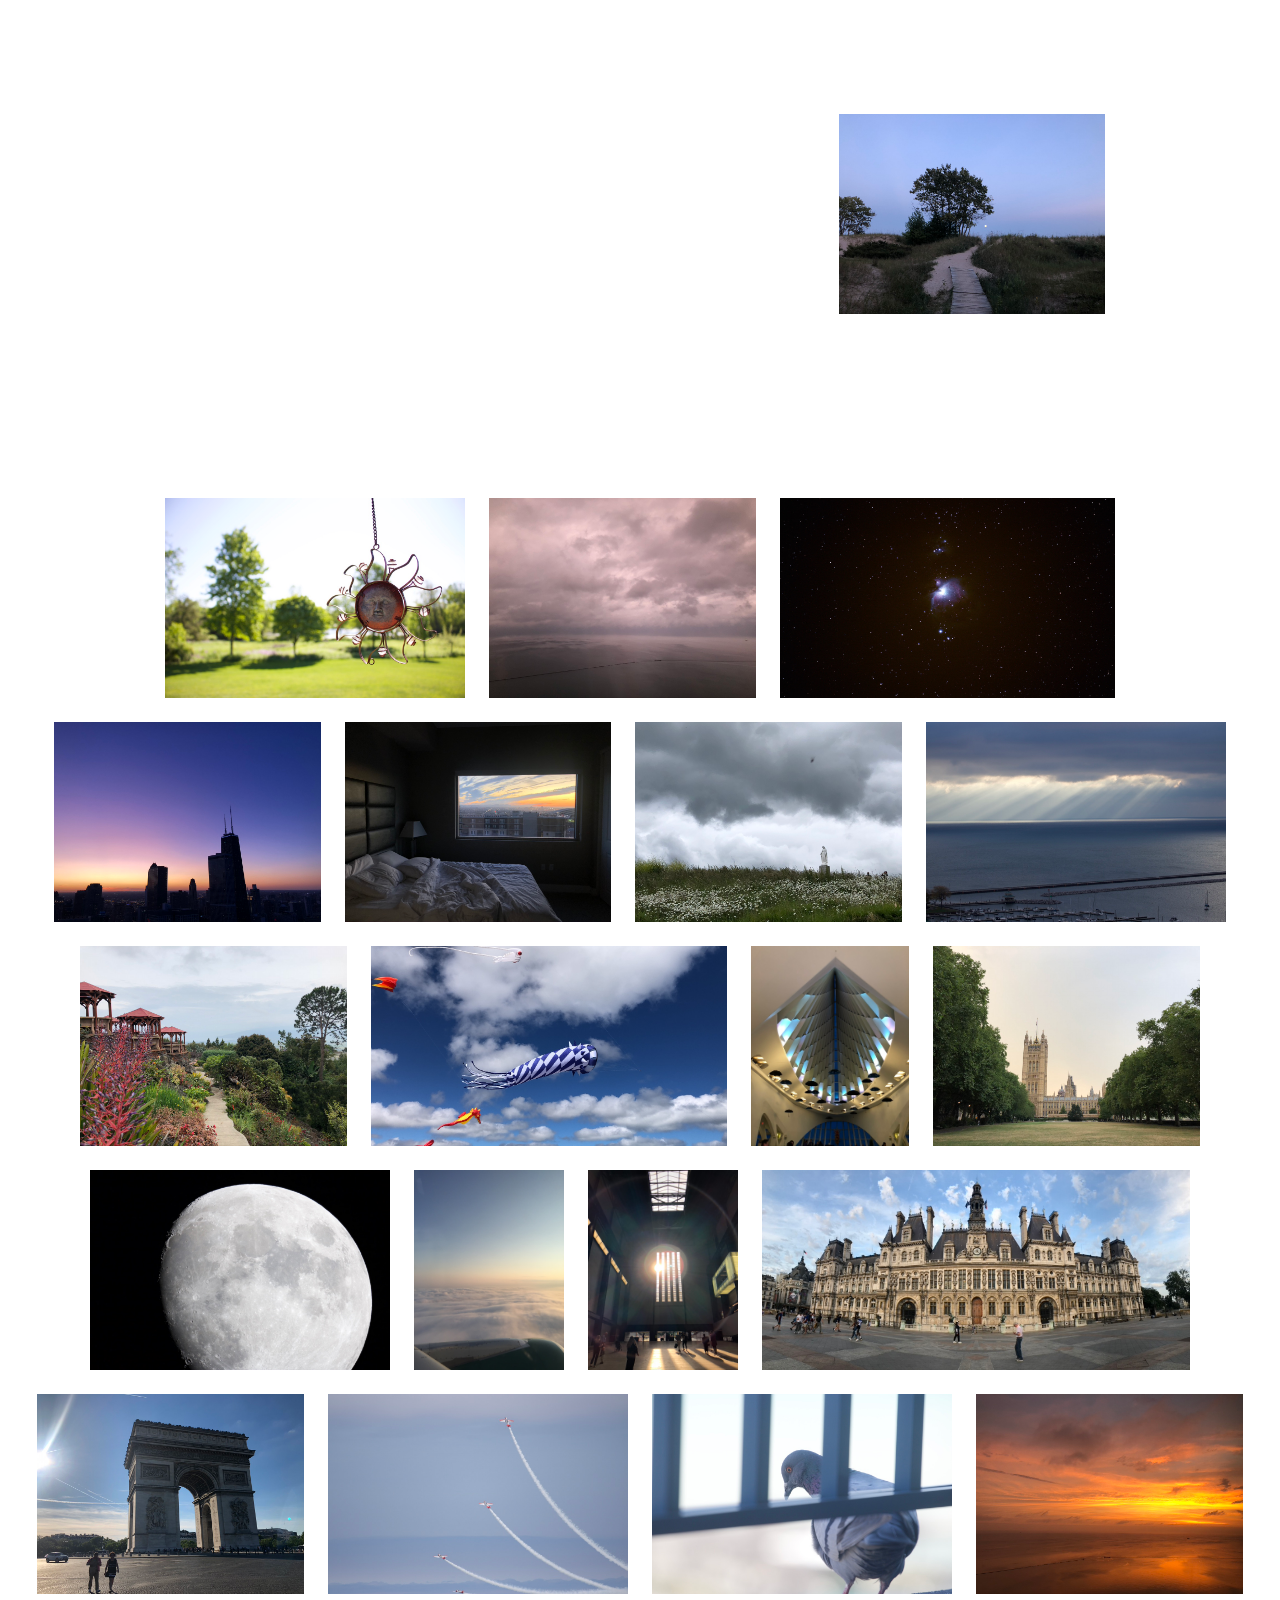
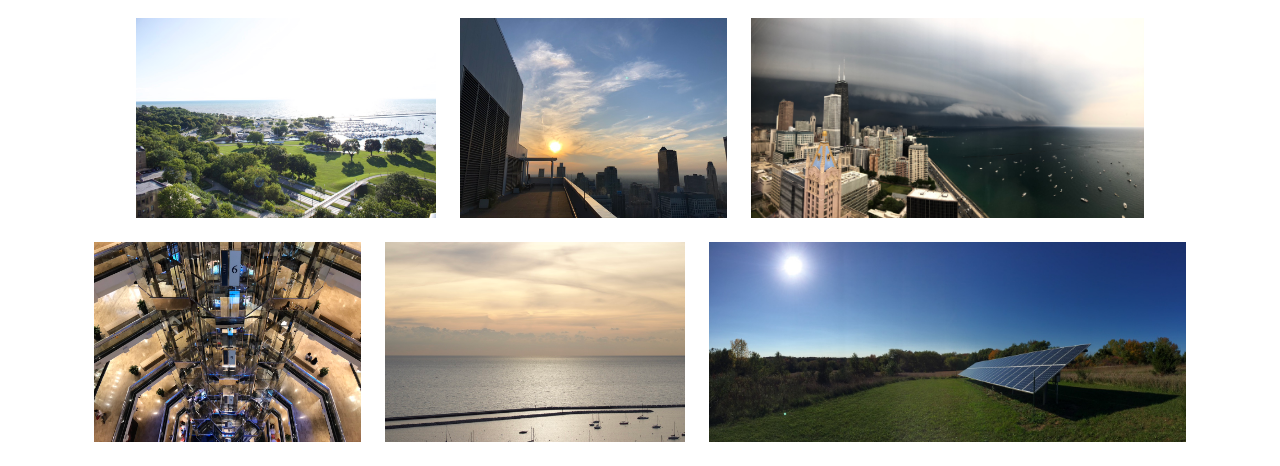
<file: sight.html>
<!DOCTYPE html>
<html lang="en">
<head>
	<meta charset="utf-8">
	<link rel="stylesheet" href="style.css">
	<script defer src="lightbox.js"></script>
	<title>Sight</title>
</head>
<html class="sight-bg">
<body>
	<nav class="header-area">
		<ul class="menu">
			<li><a href="index.html">Home</a></li>
			<li><a href="#">Sight</a></li>
			<li class="logo">James</li>
			<li><a href="#">Sound</a></li>
			<li><a href="contact.html">Contact</a></li>
		</ul>
	</nav>

	<!-- Image Gallery -->
	<br><br><br><br><br>
	<div class="gallery-grid">

		<iframe src="https://player.vimeo.com/video/816779980?h=9a4343739c" width="640" height="360" frameborder="0" allow="autoplay; fullscreen; picture-in-picture" allowfullscreen></iframe>

		<img class="gallery-img" src="Sight/andrae.jpeg">
		<img class="gallery-img" src="Sight/sun.jpeg">
		<img class="gallery-img" src="Sight/nova.jpeg">
		<img class="gallery-img" src="Sight/m42.jpeg">
		<img class="gallery-img" src="Sight/blue chi.jpeg">
		<img class="gallery-img" src="Sight/wake.jpeg">
		<img class="gallery-img" src="Sight/arromanches.jpeg">
		<img class="gallery-img" src="Sight/ray.jpeg">
		<img class="gallery-img" src="Sight/brunch.jpeg">
		<img class="gallery-img" src="Sight/sky.jpeg">
		<img class="gallery-img" src="Sight/mam.jpeg">
		<img class="gallery-img" src="Sight/parliament.jpeg">
		<img class="gallery-img" src="Sight/moon.jpeg">
		<img class="gallery-img" src="Sight/river.jpeg">
		<img class="gallery-img" src="Sight/tate.jpeg">
		<img class="gallery-img" src="Sight/l'hotel.jpeg">
		<img class="gallery-img" src="Sight/triumph.jpeg">
		<img class="gallery-img" src="Sight/up.jpeg">
		<img class="gallery-img" src="Sight/down.jpeg">
		<img class="gallery-img" src="Sight/orange.jpeg">
		<img class="gallery-img" src="Sight/day.jpeg">
		<img class="gallery-img" src="Sight/axis.jpeg">
		<img class="gallery-img" src="Sight/arcus.jpeg">
		<img class="gallery-img" src="Sight/fractal.jpeg">
		<img class="gallery-img" src="Sight/afternoon.jpeg">
		<img class="gallery-img" src="Sight/stable.jpeg">

	</div>

</body>
</html>
</file>
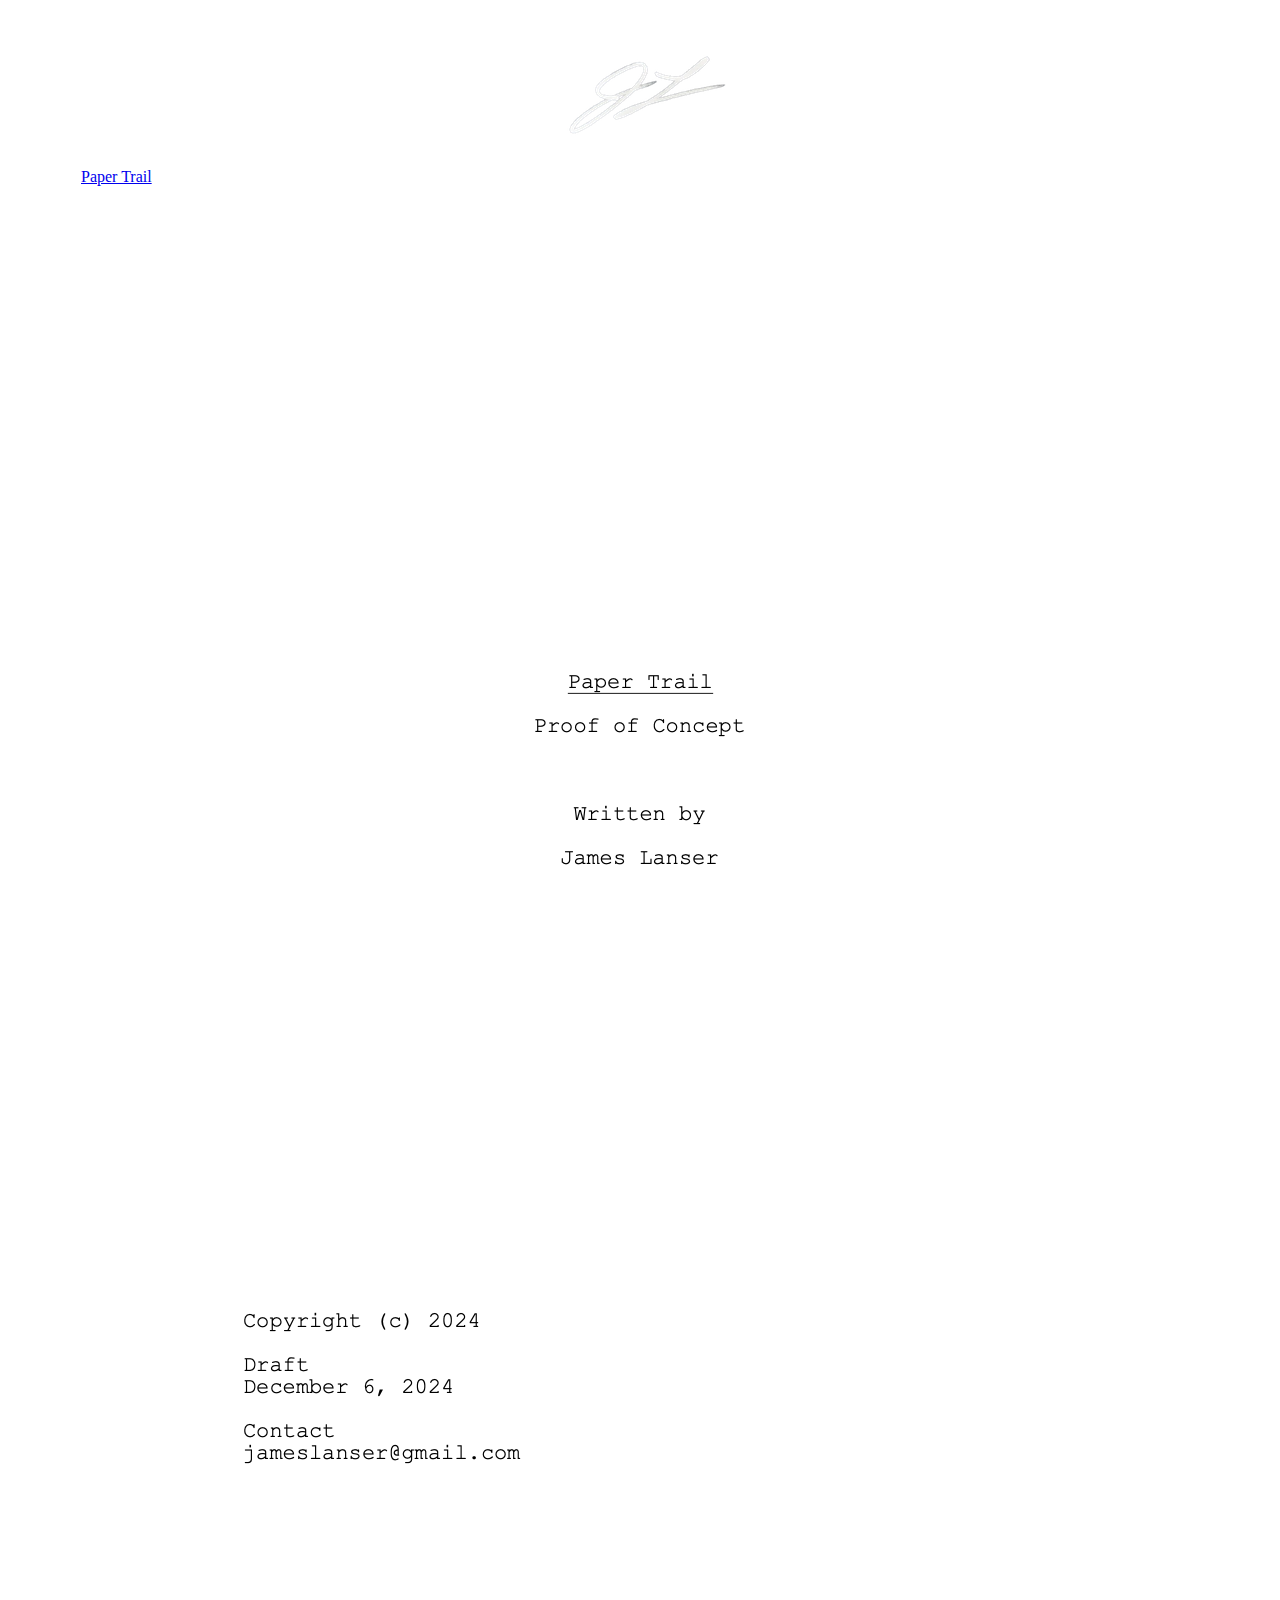
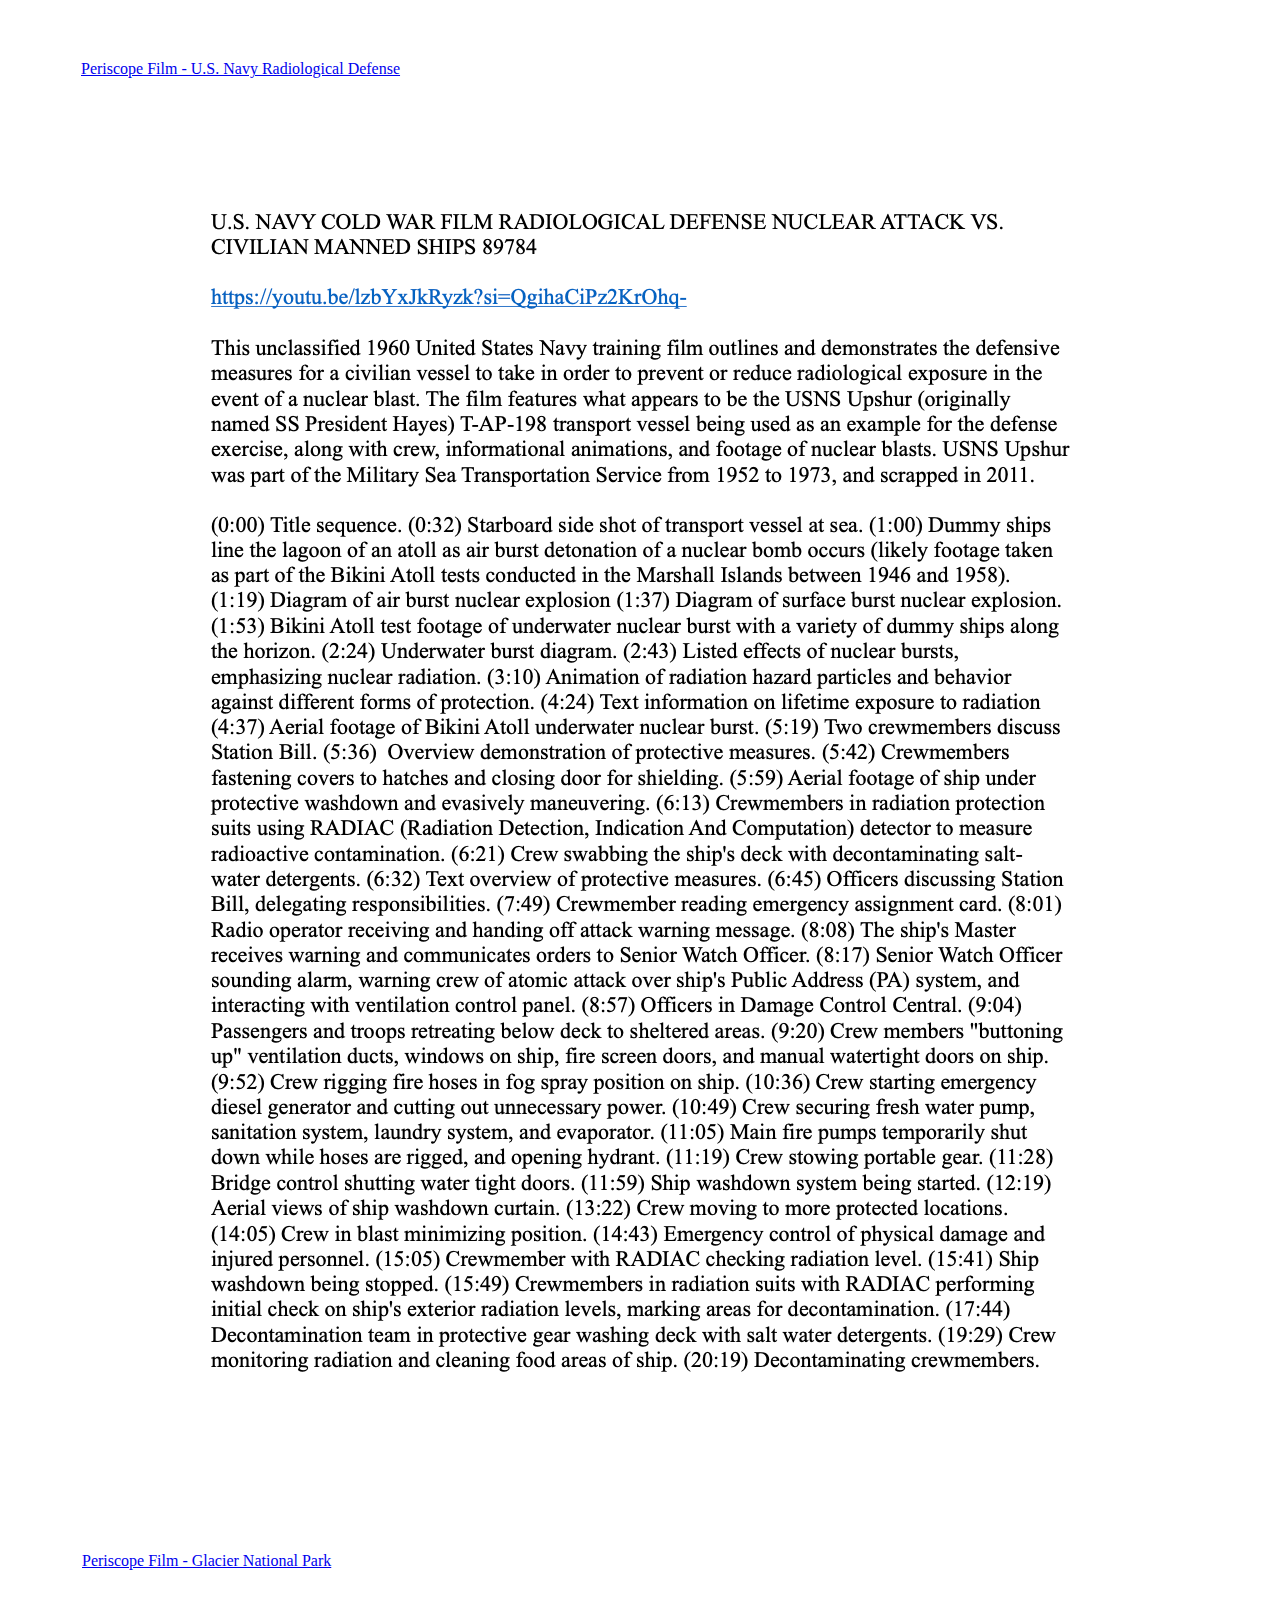
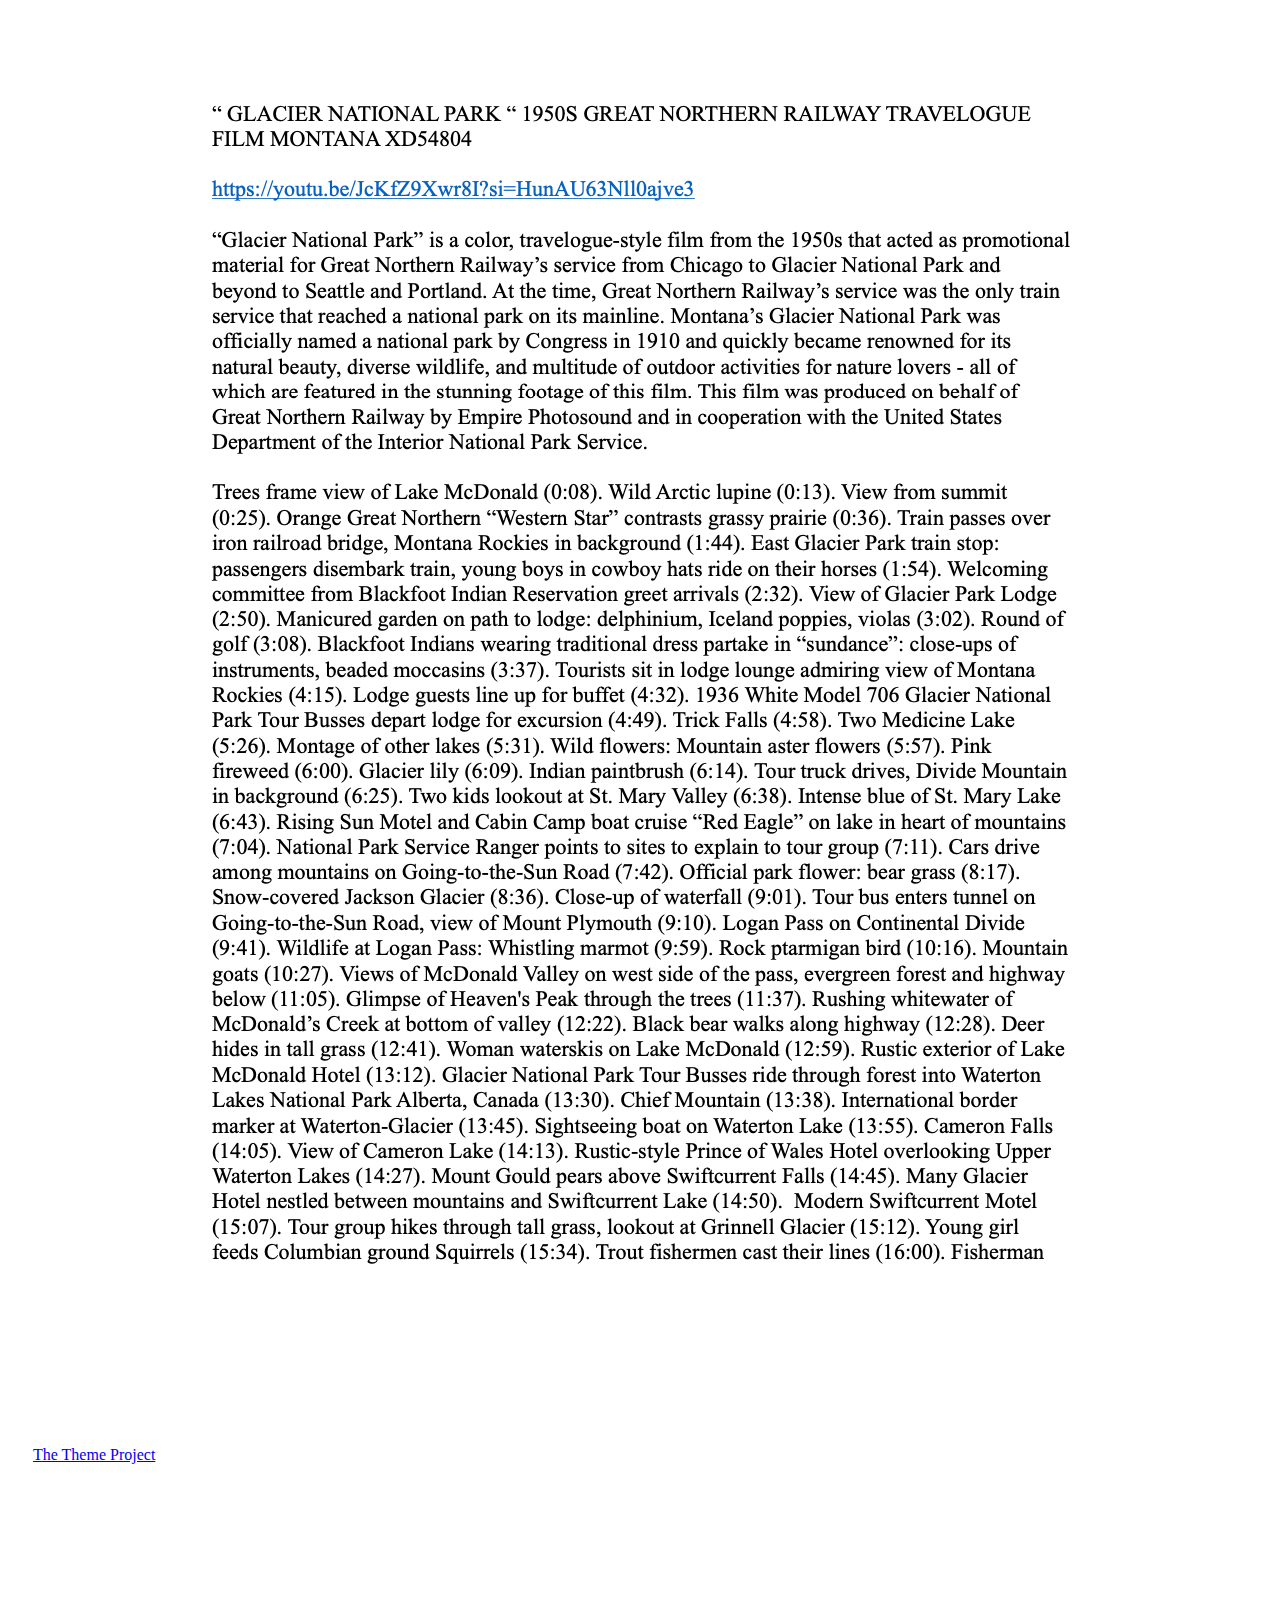
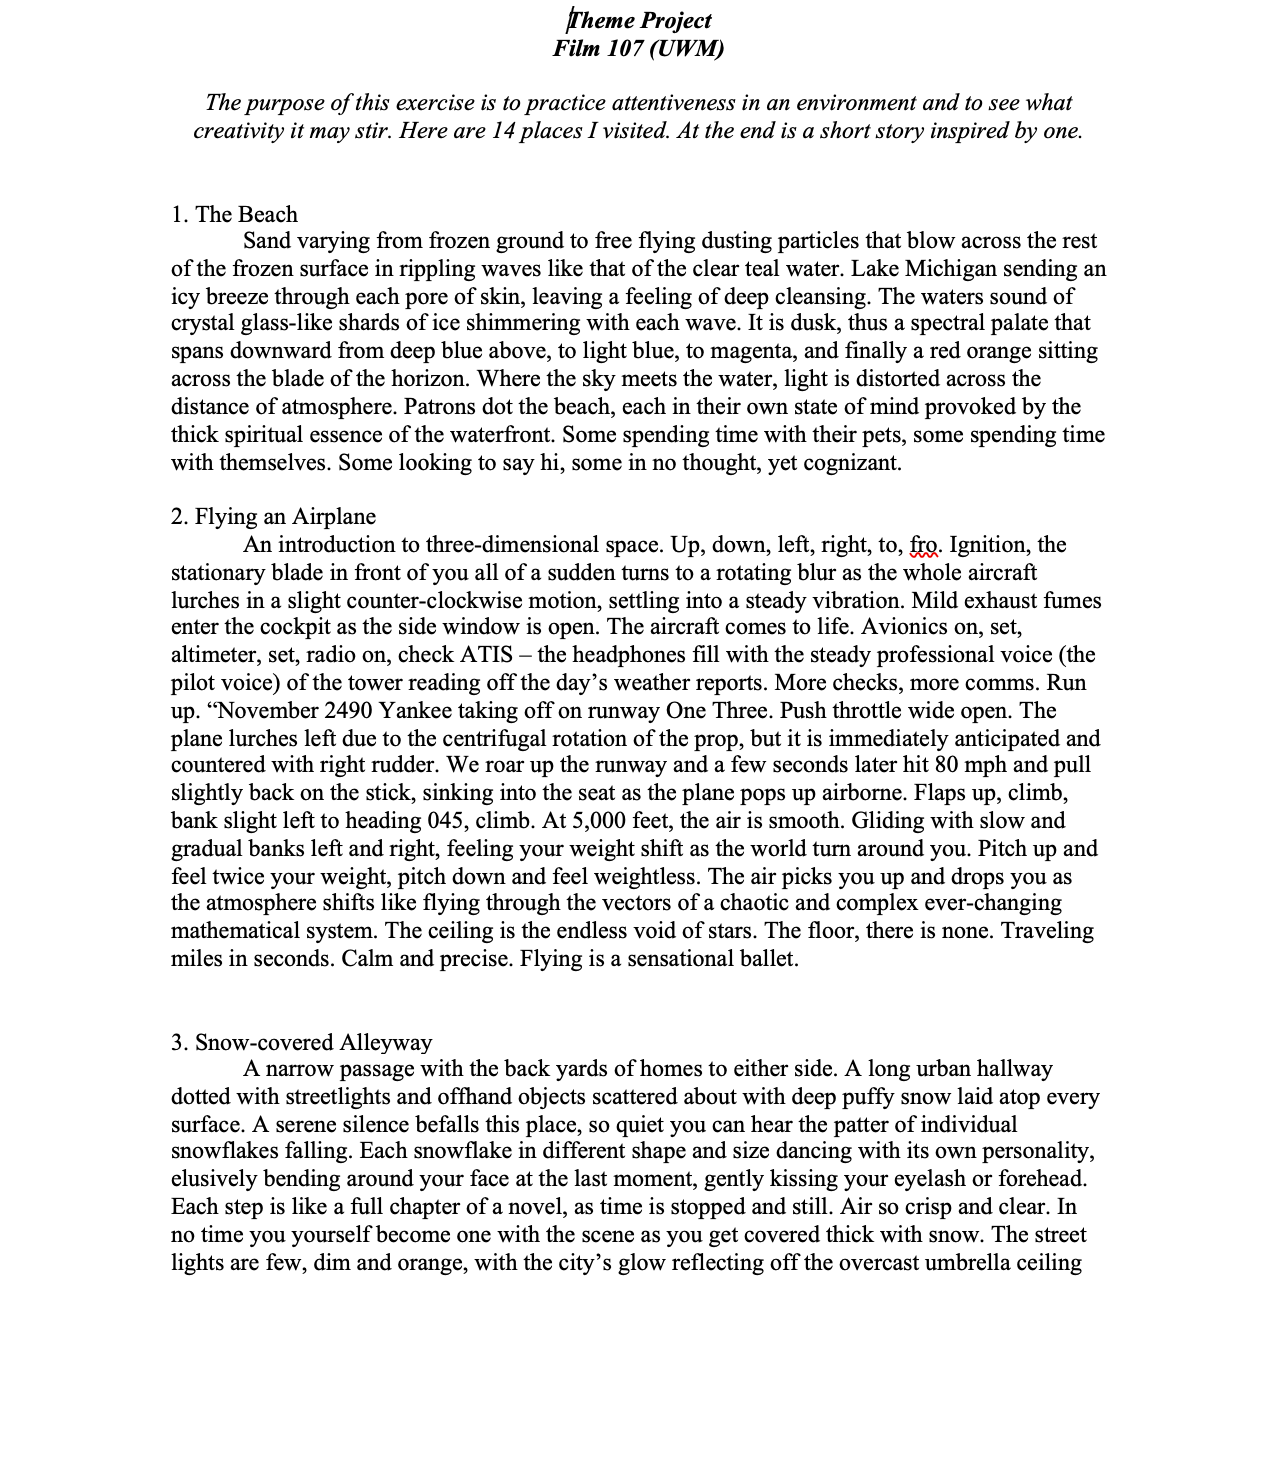
<file: write.html>
<!DOCTYPE html>
<html lang="en">
<head>
	<meta charset="utf-8">
	<link rel="stylesheet" href="style.css">
	<script defer src="lightbox.js"></script>
	<title>Write</title>
</head>
<html class = "write-bg">
<body>
	<nav class="header-area">
		<ul class="menu">
			<li><a href="#">Write</a></li>
			<li><a href="sight.html">Sight</a></li>
			<a href="index.html"><li class="logo"><img src="Index/jl.jpeg">
			</li></a>
			<li><a href="sound.html">Sound</a></li>
			<li><a href="contact.html">Contact</a></li>
		</ul>
	</nav>

	<!-- Document Gallery -->
	<br><br><br><br><br><br><br><br>
	<div class="gallery-grid">

		<a href="Write/paper-trail.html">
			<div class="centered"> Paper Trail </div>
			<img class="gallery-txt" src="Write/Paper Trail/title.jpeg">

		<a href="Write/periscope-film-usn.html">
			<div class="centered"> Periscope Film - U.S. Navy Radiological Defense </div>
			<img class="gallery-txt" src="Write/Periscope Film - U.S. Navy Radiological Defense/title.jpeg">

		<a href="Write/periscope-film-glacier.html">
			<div class="centered"> Periscope Film - Glacier National Park </div>
			<img class="gallery-txt" src="Write/Periscope Film - Glacier National Park/title.jpeg">

		<a href="Write/the-theme-project.html">
			<div class="centered"> The Theme Project </div>
			<img class="gallery-txt" src="Write/The Theme Project/title.jpeg">


	</div>
	
</body>
</html>
</file>
<file: style.css>
body {
	margin: 0;
	padding: 0;
	font-family: "Times New Roman", serif;
}
nav {
	position: fixed;
	width: 100%;
	margin: 25px auto;
	z-index: 100;
}
nav ul {
	text-align: center;
	list-style: none;
}
nav ul li {
	display: inline-block;
	margin: 0 25px;
	background: white;
	/* background: linear-gradient(to right, #ef5350, #f48fb1, #7e57c2, #2196f3, #26c6da, #43a047, #eeff41, #f9a825, #ff5722);*/
	-webkit-background-clip: text; -webkit-text-fill-color: transparent;
}
/* rainbow nav
nav ul li {
	display: inline-block;
	margin: 0 25px;
	opacity: 0;
	animation: rainbow 42s infinite linear;
}
@keyframes rainbow{
    0%    {
    	opacity: 1;
    	background: linear-gradient(to right, #ef5350, #f48fb1, #7e57c2, #2196f3, #26c6da, #43a047, #eeff41, #f9a825, #ff5722);
    	-webkit-background-clip: text; -webkit-text-fill-color: transparent;}
    12.5% {
    	opacity: 1;
    	background: linear-gradient(to right, #ff5722, #ef5350, #f48fb1, #7e57c2, #2196f3, #26c6da, #43a047, #eeff41, #f9a825);
    	-webkit-background-clip: text; -webkit-text-fill-color: transparent;}
    25%   {
    	opacity: 1;
    	background: linear-gradient(to right, #f9a825, #ff5722, #ef5350, #f48fb1, #7e57c2, #2196f3, #26c6da, #43a047, #eeff41);
    	-webkit-background-clip: text; -webkit-text-fill-color: transparent;}
    37.5% {
    	opacity: 1;
    	background: linear-gradient(to right, #eeff41, #f9a825, #ff5722, #ef5350, #f48fb1, #7e57c2, #2196f3, #26c6da, #43a047);
    	-webkit-background-clip: text; -webkit-text-fill-color: transparent;}
    50%   {
    	opacity: 1;
    	background: linear-gradient(to right, #43a047, #eeff41, #f9a825, #ff5722, #ef5350, #f48fb1, #7e57c2, #2196f3, #26c6da);
    	-webkit-background-clip: text; -webkit-text-fill-color: transparent;}
    62.5% {
    	opacity: 1;
    	background: linear-gradient(to right, #26c6da, #43a047, #eeff41, #f9a825, #ff5722, #ef5350, #f48fb1, #7e57c2, #2196f3);
    	-webkit-background-clip: text; -webkit-text-fill-color: transparent;}
    75%   {
    	opacity: 1;
    	background: linear-gradient(to right, #2196f3, #26c6da, #43a047, #eeff41, #f9a825, #ff5722, #ef5350, #f48fb1, #7e57c2);
    	-webkit-background-clip: text; -webkit-text-fill-color: transparent;}
    87.5% {
    	opacity: 1;
    	background: linear-gradient(to right, #7e57c2, #2196f3, #26c6da, #43a047, #eeff41, #f9a825, #ff5722, #ef5350, #f48fb1);
    	-webkit-background-clip: text; -webkit-text-fill-color: transparent;}
    100%  {
    	opacity: 1;
    	background: linear-gradient(to right, #f48fb1, #7e57c2, #2196f3, #26c6da, #43a047, #eeff41, #f9a825, #ff5722, #ef5350);
    	-webkit-background-clip: text; -webkit-text-fill-color: transparent;}
    }
*/
nav ul li a {
	text-decoration: none;
	color: #fff;
	font-size: 19px;
	font-weight: 400;
	letter-spacing: 2px;
}
.logo {
	font-size: 35px;
	color: #fff;
	font-weight: 900;
}
/* Home Specific */
.banner {
	position: relative;
	overflow: hidden;
	display: -webkit-flex;
	display: -moz-flex;
	display: -ms-flex;
	display: -o-flex;
	display: block; /* lock home page images to top of page */
	align-items: flex-end;
	background: #fff;
	height: 100vh;
}
.banner img {
	width: 100%; /* lock width, thus lock aspect ratio */
	height: 100%;
	object-fit: cover; /* everything you could ever ask for */
	position: absolute;
	backface-visibility: hidden;
	opacity: 0;
	transform: scale(1.1);
	animation: animate 24s infinite;
}
.banner img:nth-child(2) {
	animation-delay: 8s;
}
.banner img:nth-child(3) {
	animation-delay: 16s;
}
@keyframes animate {
	25% {
		opacity: 1;
		transform: scale(1) rotate(0);
	}
	80% {
		opacity: 0;
	}
}
/* Sight Specific */
.gallery-grid {
	display: flex;
	flex-wrap: wrap;
	justify-content: center;
	padding: 1.5rem;
	grid-gap: 1.5rem;
}
.gallery-img {
	max-width: auto;
	max-height: 200px;
}
/* Lightbox Specific */
#lightbox {
	position: fixed;
	z-index: 1000;
	top: 0;
	width: 100%;
	height: 100%;
	background-color: rgba(0, 0, 0, .7);
	display: none;
}
#lightbox.active {
	display: flex;
	justify-content: center;
	align-items: center;
}
</file>
